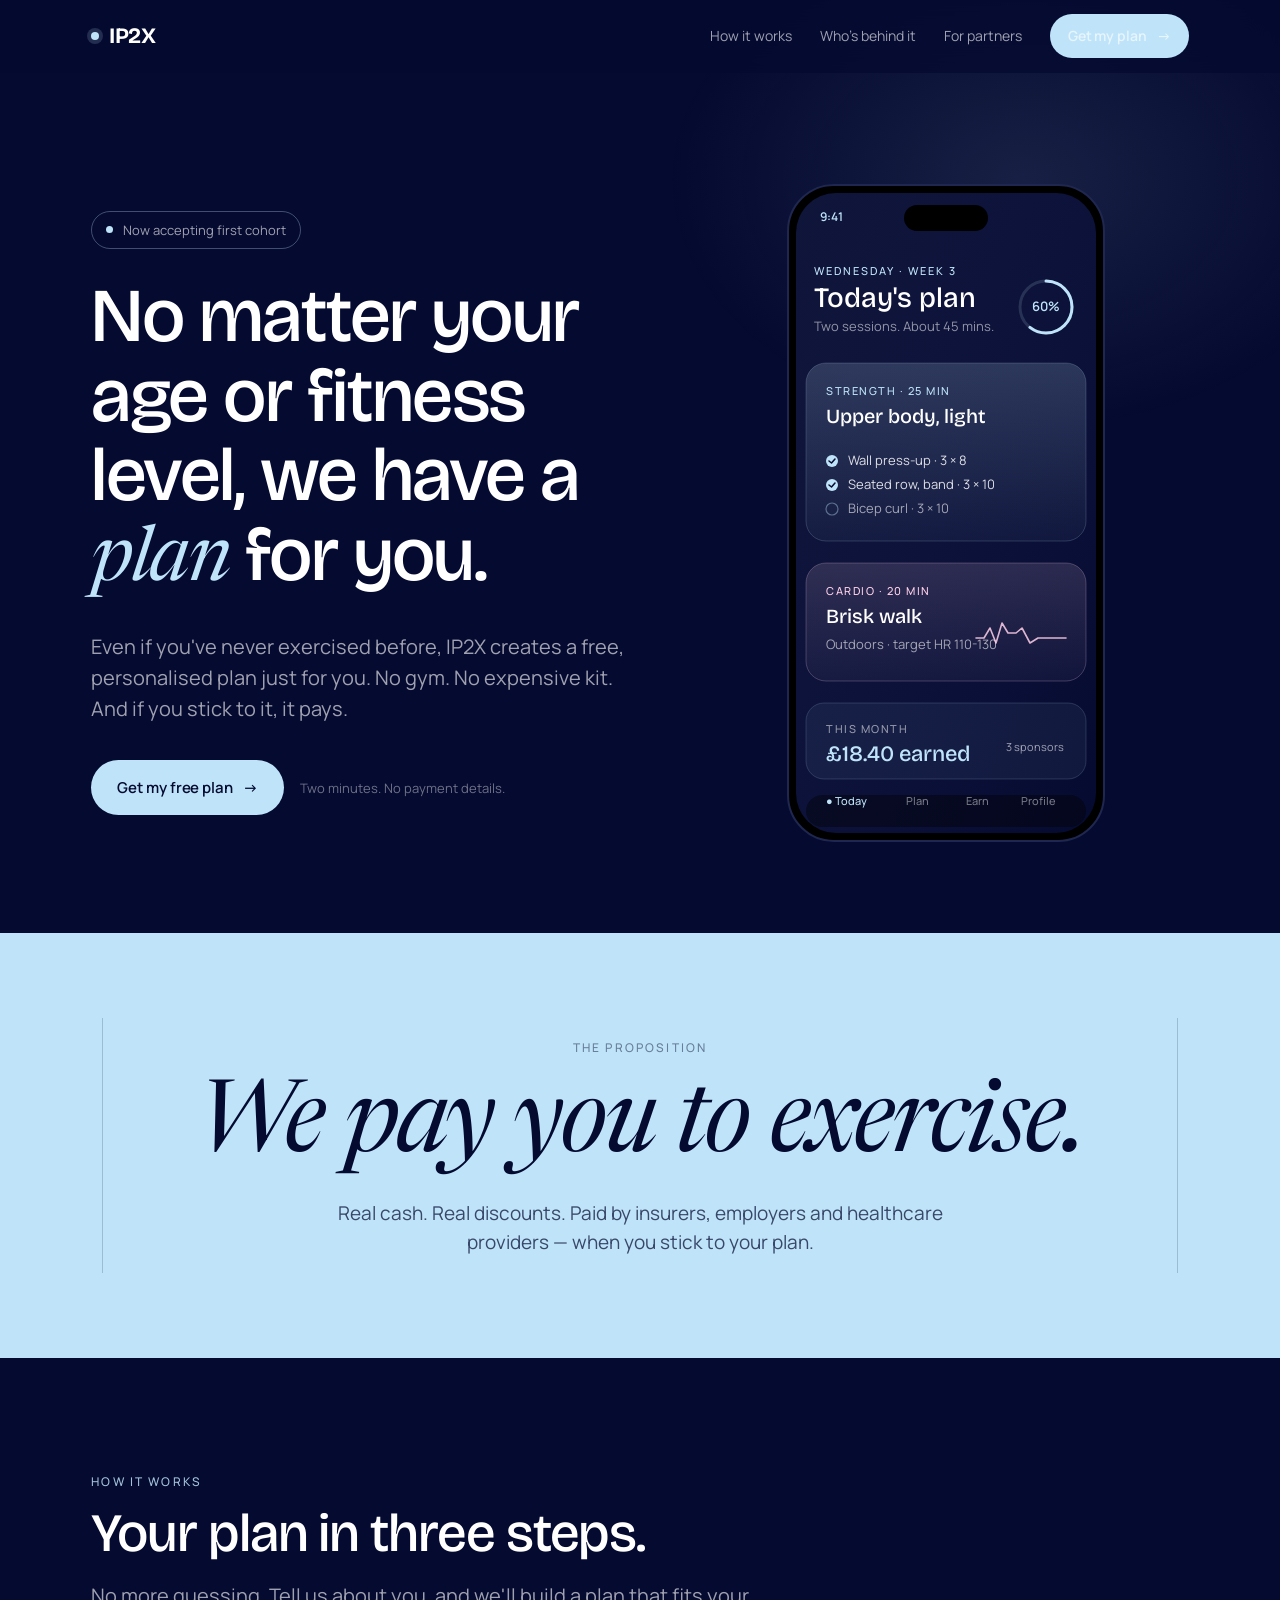
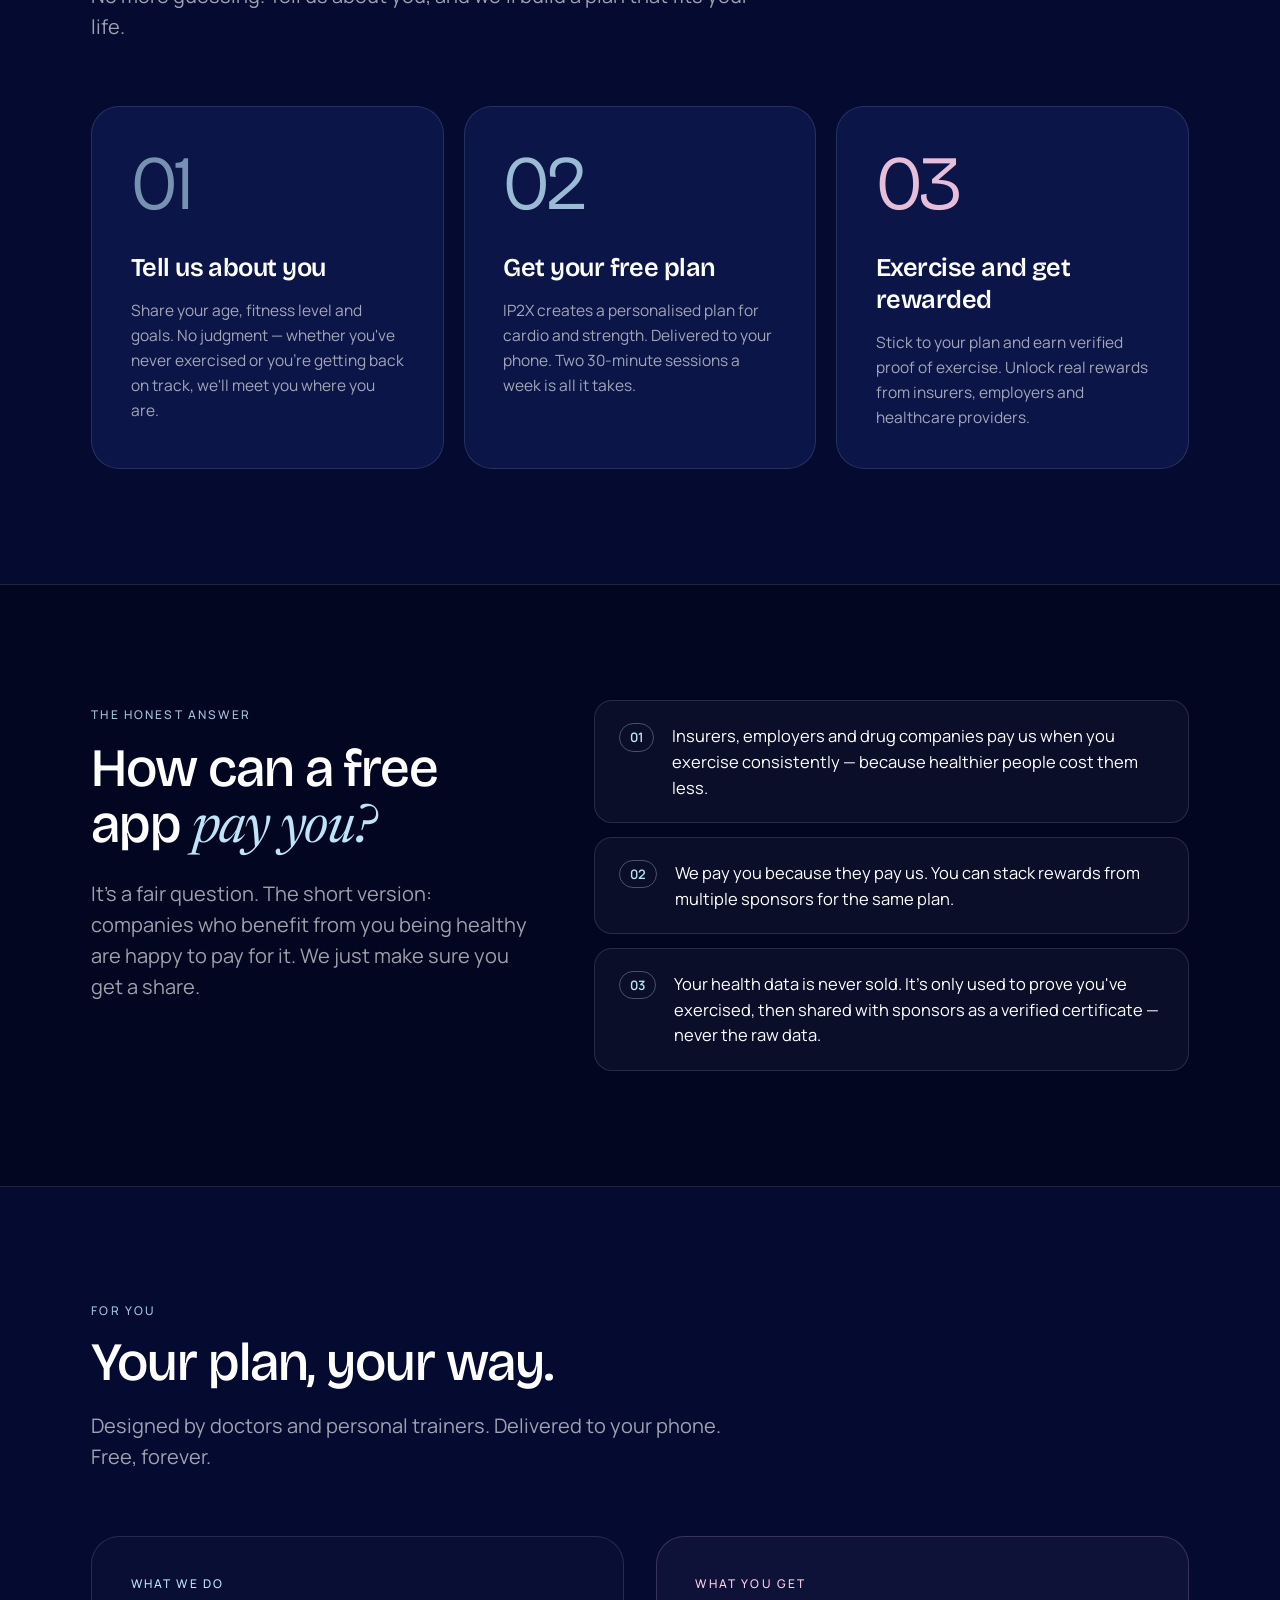
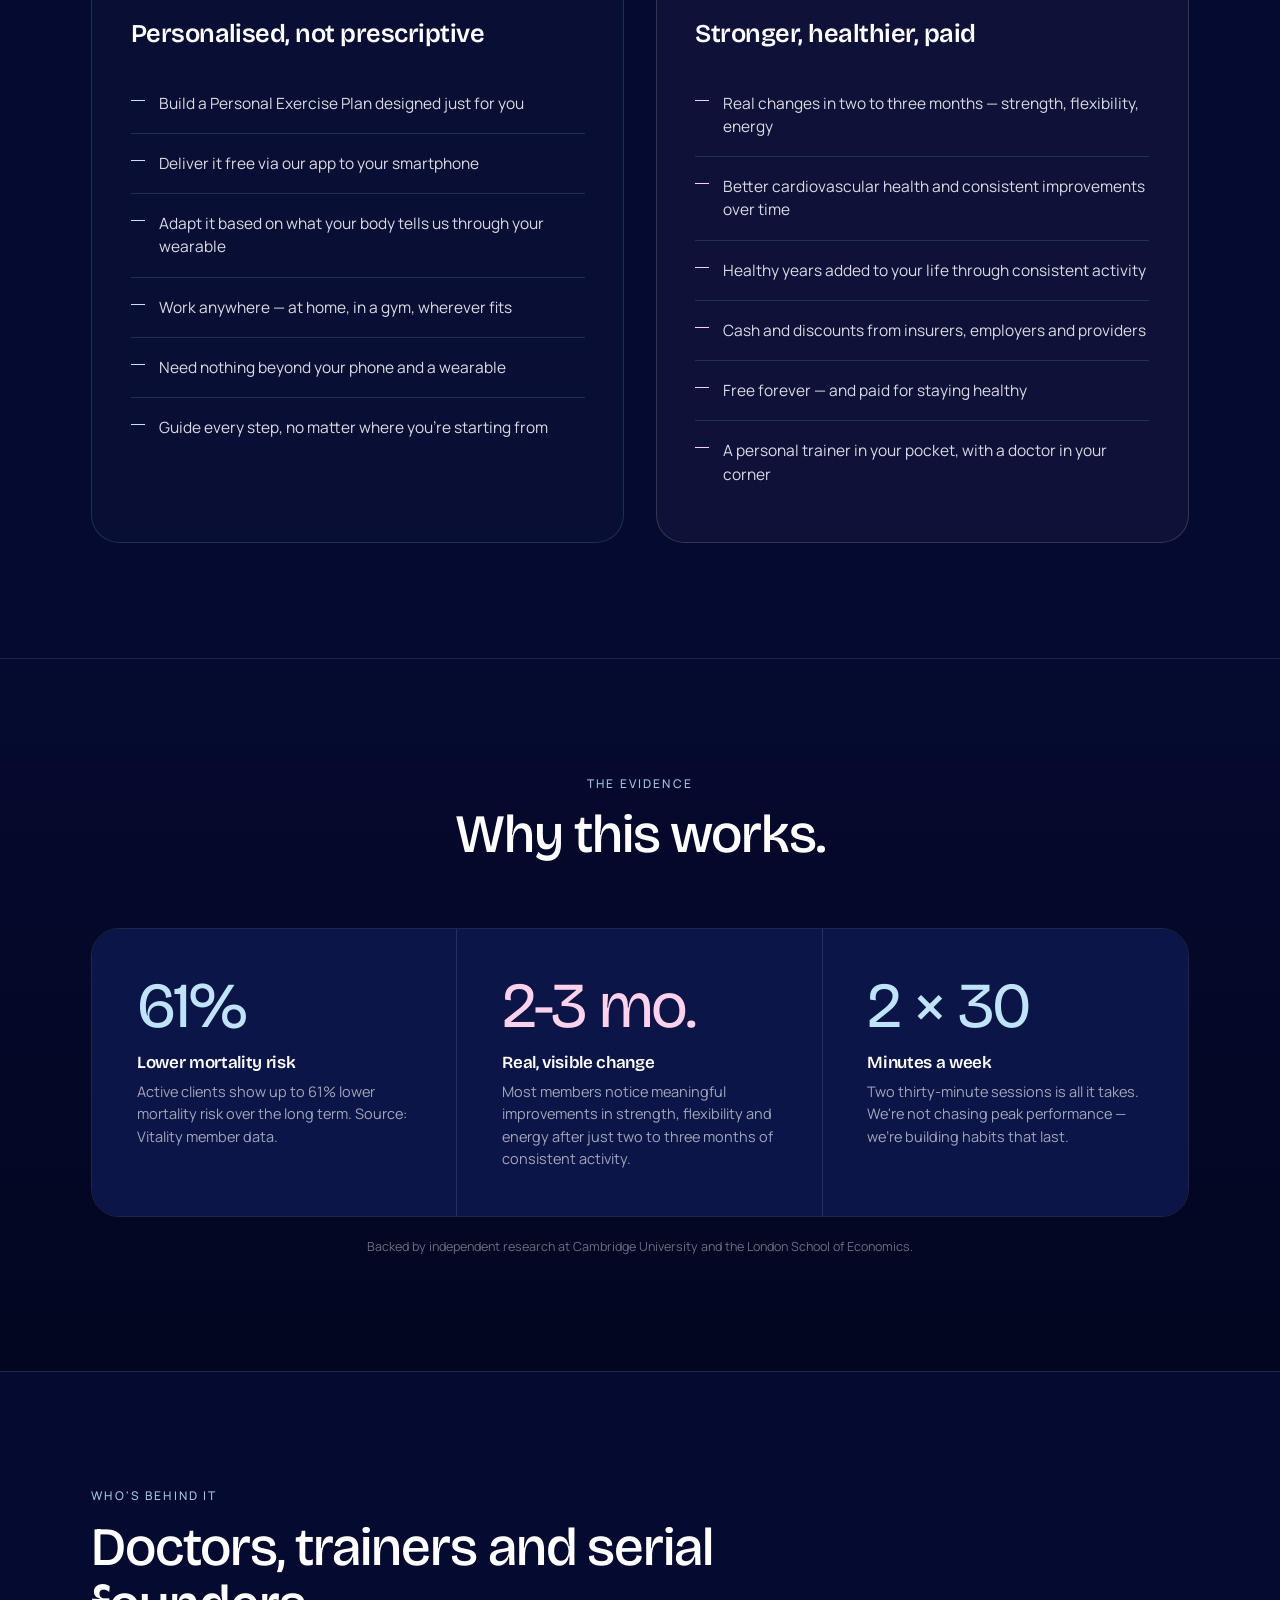
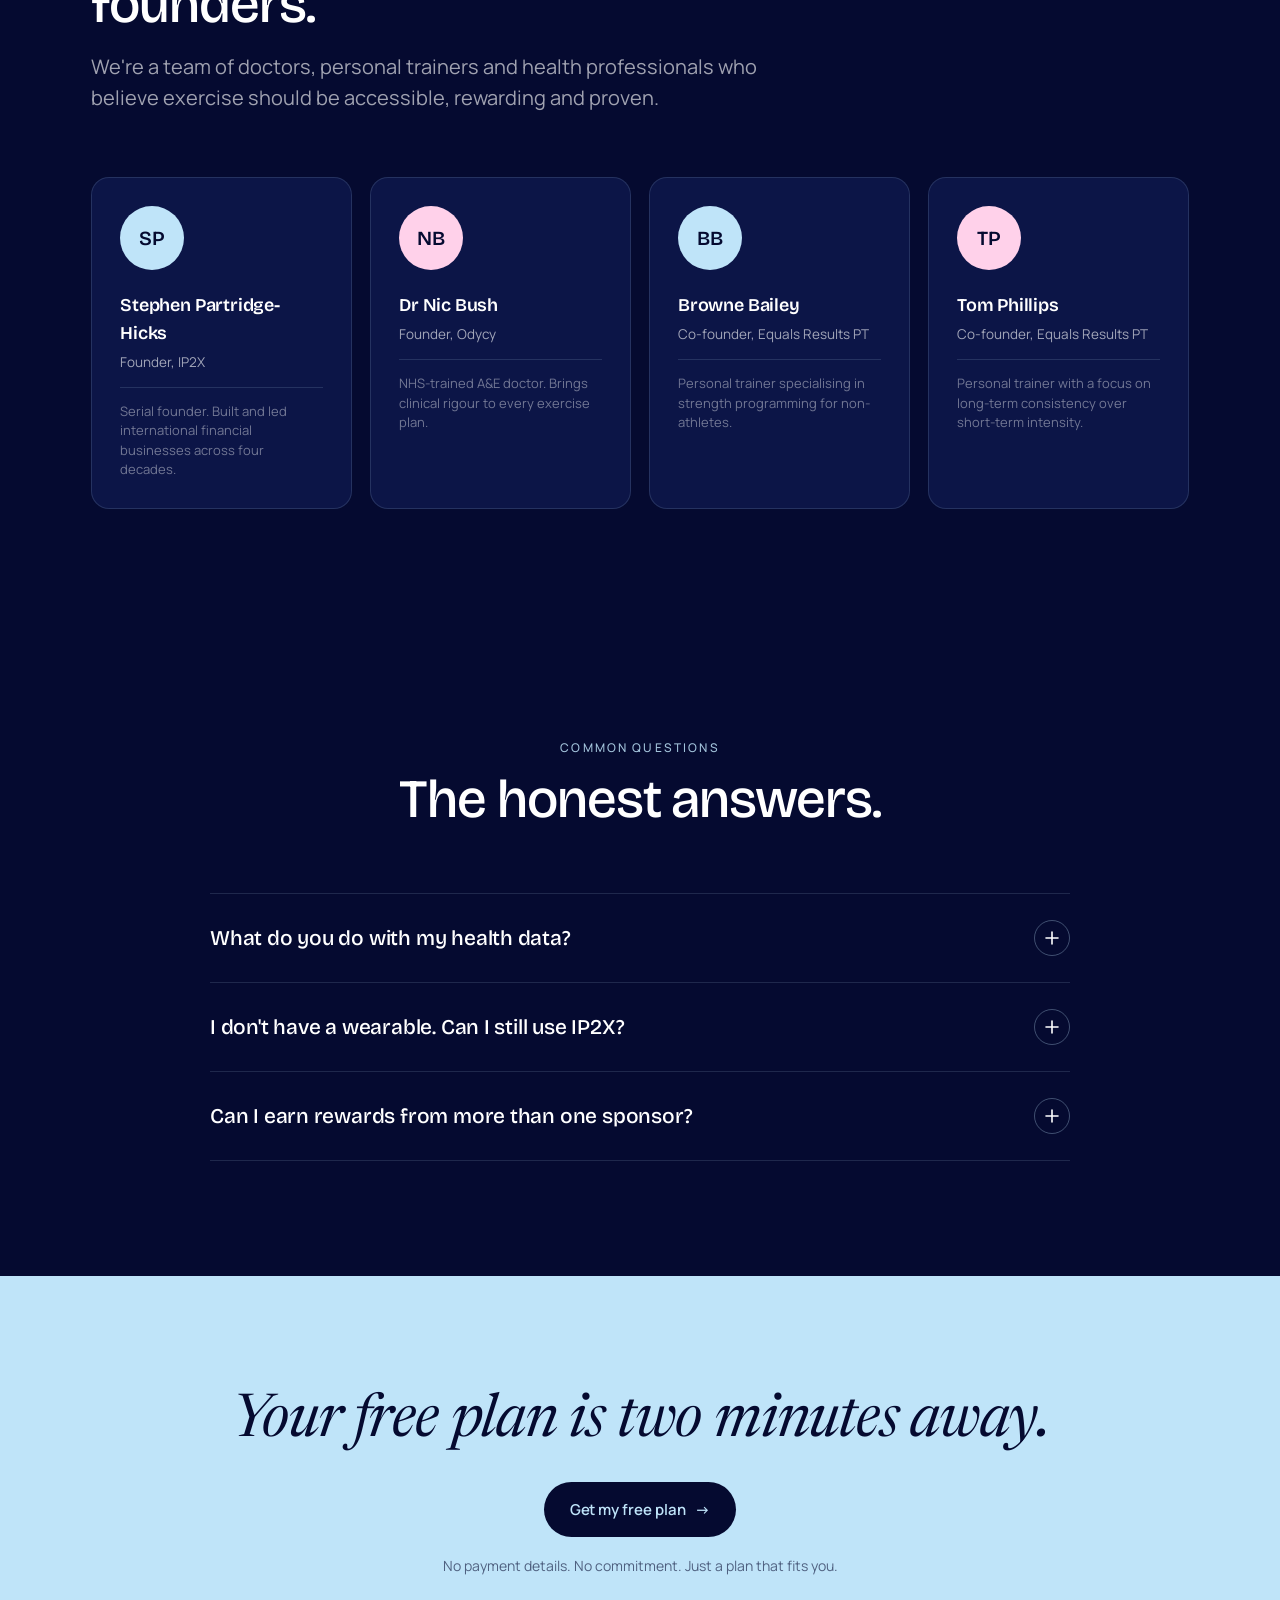
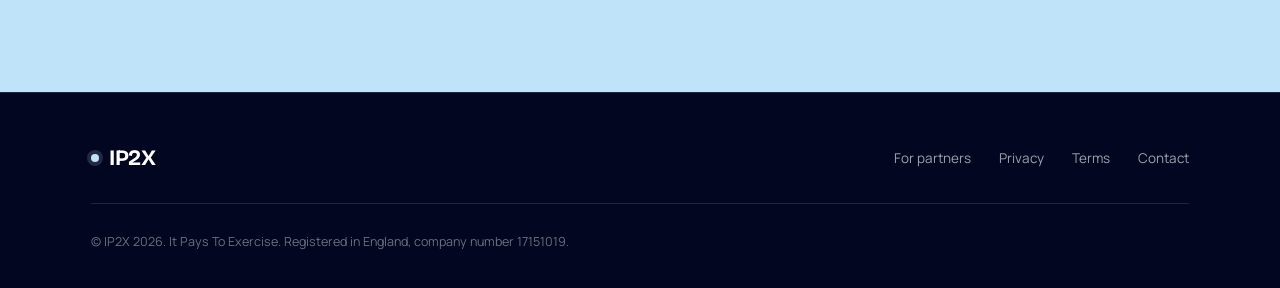
<file: ip2x-site/index.html>
<!DOCTYPE html>
<html lang="en">
<head>
<meta charset="UTF-8">
<meta name="viewport" content="width=device-width, initial-scale=1.0">
<title>IP2X — It Pays To Exercise</title>
<meta name="description" content="A free, personalised exercise plan. No gym. No subscriptions. Stick to it and you get paid by insurers, employers and healthcare providers.">
<meta name="theme-color" content="#050a30">

<link rel="preconnect" href="https://fonts.googleapis.com">
<link rel="preconnect" href="https://fonts.gstatic.com" crossorigin>
<link href="https://fonts.googleapis.com/css2?family=Bricolage+Grotesque:opsz,wght@12..96,300..700&family=Manrope:wght@300;400;500;600;700&family=Newsreader:ital,opsz,wght@1,6..72,300..500&display=swap" rel="stylesheet">
<link rel="stylesheet" href="assets/css/styles.css">
</head>
<body>

<nav class="nav" id="nav">
  <div class="container nav-inner">
    <a href="./" class="brand"><span class="dot"></span><span>IP2X</span></a>
    <div class="nav-links">
      <a href="#how">How it works</a>
      <a href="#team">Who's behind it</a>
      <a href="partners/">For partners</a>
      <a href="#cta" class="btn btn-primary cta">Get my plan <span class="arrow">→</span></a>
    </div>
  </div>
</nav>

<!-- HERO -->
<section class="hero">
  <div class="container hero-grid">
    <div class="stagger">
      <div class="hero-tag">
        <span class="pulse"></span>
        <span>Now accepting first cohort</span>
      </div>
      <h1>No matter your age or fitness level, we have a <span class="accent">plan</span> for you.</h1>
      <p class="lede">Even if you've never exercised before, IP2X creates a free, personalised plan just for you. No gym. No expensive kit. And if you stick to it, it pays.</p>
      <div class="hero-cta-row">
        <a href="#cta" class="btn btn-primary">Get my free plan <span class="arrow">→</span></a>
        <span class="meta">Two minutes. No payment details.</span>
      </div>
    </div>

    <div class="phone-wrap reveal-on-scroll">
      <svg class="phone" viewBox="0 0 320 660" xmlns="http://www.w3.org/2000/svg" role="img" aria-label="IP2X app preview">
        <defs>
          <linearGradient id="phoneSheen" x1="0" y1="0" x2="1" y2="1">
            <stop offset="0%" stop-color="#1a2360" stop-opacity="0.6"/>
            <stop offset="100%" stop-color="#050a30"/>
          </linearGradient>
          <linearGradient id="cardBlue" x1="0" y1="0" x2="0" y2="1">
            <stop offset="0%" stop-color="#bfe4f9" stop-opacity="0.18"/>
            <stop offset="100%" stop-color="#bfe4f9" stop-opacity="0.04"/>
          </linearGradient>
          <linearGradient id="cardPink" x1="0" y1="0" x2="0" y2="1">
            <stop offset="0%" stop-color="#ffd1ea" stop-opacity="0.14"/>
            <stop offset="100%" stop-color="#ffd1ea" stop-opacity="0.04"/>
          </linearGradient>
        </defs>
        <rect x="2" y="2" width="316" height="656" rx="46" fill="#000" stroke="#1f2750" stroke-width="2"/>
        <rect x="10" y="10" width="300" height="640" rx="40" fill="url(#phoneSheen)"/>
        <rect x="118" y="22" width="84" height="26" rx="13" fill="#000"/>
        <text x="34" y="38" fill="#bfe4f9" font-family="Manrope" font-size="12" font-weight="600">9:41</text>

        <text x="28" y="92" fill="#bfe4f9" font-family="Manrope" font-size="11" font-weight="500" letter-spacing="2">WEDNESDAY · WEEK 3</text>
        <text x="28" y="124" fill="#fff" font-family="Bricolage Grotesque" font-size="28" font-weight="500">Today's plan</text>
        <text x="28" y="148" fill="rgba(255,255,255,0.55)" font-family="Manrope" font-size="13">Two sessions. About 45 mins.</text>

        <g transform="translate(232, 96)">
          <circle cx="28" cy="28" r="26" fill="none" stroke="rgba(191,228,249,0.15)" stroke-width="3"/>
          <circle cx="28" cy="28" r="26" fill="none" stroke="#bfe4f9" stroke-width="3" stroke-linecap="round" stroke-dasharray="163.4" stroke-dashoffset="65" transform="rotate(-90 28 28)"/>
          <text x="28" y="32" fill="#bfe4f9" font-family="Manrope" font-size="13" font-weight="600" text-anchor="middle">60%</text>
        </g>

        <g transform="translate(20, 180)">
          <rect width="280" height="178" rx="20" fill="url(#cardBlue)" stroke="rgba(191,228,249,0.18)"/>
          <text x="20" y="32" fill="#bfe4f9" font-family="Manrope" font-size="11" font-weight="500" letter-spacing="1.5">STRENGTH · 25 MIN</text>
          <text x="20" y="60" fill="#fff" font-family="Bricolage Grotesque" font-size="20" font-weight="500">Upper body, light</text>
          <g font-family="Manrope" fill="rgba(255,255,255,0.85)" font-size="13">
            <g transform="translate(20, 92)">
              <circle cx="6" cy="6" r="6" fill="#bfe4f9"/>
              <path d="M3 6 L5.5 8 L9 4" stroke="#050a30" stroke-width="1.5" fill="none" stroke-linecap="round" stroke-linejoin="round"/>
              <text x="22" y="10">Wall press-up · 3 × 8</text>
            </g>
            <g transform="translate(20, 116)">
              <circle cx="6" cy="6" r="6" fill="#bfe4f9"/>
              <path d="M3 6 L5.5 8 L9 4" stroke="#050a30" stroke-width="1.5" fill="none" stroke-linecap="round" stroke-linejoin="round"/>
              <text x="22" y="10">Seated row, band · 3 × 10</text>
            </g>
            <g transform="translate(20, 140)">
              <circle cx="6" cy="6" r="6" fill="none" stroke="rgba(191,228,249,0.4)" stroke-width="1.2"/>
              <text x="22" y="10" fill="rgba(255,255,255,0.6)">Bicep curl · 3 × 10</text>
            </g>
          </g>
        </g>

        <g transform="translate(20, 380)">
          <rect width="280" height="118" rx="20" fill="url(#cardPink)" stroke="rgba(255,209,234,0.22)"/>
          <text x="20" y="32" fill="#ffd1ea" font-family="Manrope" font-size="11" font-weight="500" letter-spacing="1.5">CARDIO · 20 MIN</text>
          <text x="20" y="60" fill="#fff" font-family="Bricolage Grotesque" font-size="20" font-weight="500">Brisk walk</text>
          <text x="20" y="86" fill="rgba(255,255,255,0.6)" font-family="Manrope" font-size="13">Outdoors · target HR 110-130</text>
          <path d="M 170 75 L 178 75 L 184 65 L 190 80 L 196 60 L 202 70 L 210 70 L 216 65 L 224 80 L 232 75 L 260 75" stroke="#ffd1ea" stroke-width="1.6" fill="none" stroke-linecap="round" stroke-linejoin="round" opacity="0.85"/>
        </g>

        <g transform="translate(20, 520)">
          <rect width="280" height="76" rx="18" fill="rgba(191,228,249,0.06)" stroke="rgba(191,228,249,0.16)"/>
          <text x="20" y="30" fill="rgba(255,255,255,0.55)" font-family="Manrope" font-size="11" font-weight="500" letter-spacing="1.5">THIS MONTH</text>
          <text x="20" y="58" fill="#bfe4f9" font-family="Bricolage Grotesque" font-size="22" font-weight="500">£18.40 earned</text>
          <text x="200" y="48" fill="rgba(255,255,255,0.6)" font-family="Manrope" font-size="11">3 sponsors</text>
        </g>

        <rect x="20" y="612" width="280" height="32" rx="16" fill="rgba(0,0,0,0.4)"/>
        <g transform="translate(40, 622)" font-family="Manrope" font-size="11" font-weight="500">
          <text fill="#bfe4f9">● Today</text>
          <text x="80" fill="rgba(255,255,255,0.45)">Plan</text>
          <text x="140" fill="rgba(255,255,255,0.45)">Earn</text>
          <text x="195" fill="rgba(255,255,255,0.45)">Profile</text>
        </g>
      </svg>
    </div>
  </div>
</section>

<!-- REVEAL BAND -->
<section class="reveal">
  <div class="container">
    <div class="reveal-on-scroll">
      <span class="eyebrow">The proposition</span>
      <h2 class="reveal-headline">We pay you to exercise.</h2>
      <p class="reveal-sub">Real cash. Real discounts. Paid by insurers, employers and healthcare providers — when you stick to your plan.</p>
    </div>
  </div>
</section>

<!-- HOW IT WORKS -->
<section class="block" id="how">
  <div class="container">
    <div class="section-head reveal-on-scroll">
      <span class="eyebrow">How it works</span>
      <h2>Your plan in three steps.</h2>
      <p class="lede">No more guessing. Tell us about you, and we'll build a plan that fits your life.</p>
    </div>
    <div class="steps stagger">
      <div class="step">
        <div class="step-num">01</div>
        <h3>Tell us about you</h3>
        <p>Share your age, fitness level and goals. No judgment — whether you've never exercised or you're getting back on track, we'll meet you where you are.</p>
      </div>
      <div class="step">
        <div class="step-num">02</div>
        <h3>Get your free plan</h3>
        <p>IP2X creates a personalised plan for cardio and strength. Delivered to your phone. Two 30-minute sessions a week is all it takes.</p>
      </div>
      <div class="step">
        <div class="step-num">03</div>
        <h3>Exercise and get rewarded</h3>
        <p>Stick to your plan and earn verified proof of exercise. Unlock real rewards from insurers, employers and healthcare providers.</p>
      </div>
    </div>
  </div>
</section>

<!-- HOW IS THIS FREE -->
<section class="block how-free">
  <div class="container">
    <div class="how-free-grid">
      <div class="reveal-on-scroll">
        <span class="eyebrow">The honest answer</span>
        <h2 style="margin-top:14px">How can a free app <span class="accent">pay you?</span></h2>
        <p class="lede" style="margin-top:20px">It's a fair question. The short version: companies who benefit from you being healthy are happy to pay for it. We just make sure you get a share.</p>
      </div>
      <ul class="truth-list reveal-on-scroll">
        <li><span class="num">01</span><div>Insurers, employers and drug companies pay us when you exercise consistently — because healthier people cost them less.</div></li>
        <li><span class="num">02</span><div>We pay you because they pay us. You can stack rewards from multiple sponsors for the same plan.</div></li>
        <li><span class="num">03</span><div>Your health data is never sold. It's only used to prove you've exercised, then shared with sponsors as a verified certificate — never the raw data.</div></li>
      </ul>
    </div>
  </div>
</section>

<!-- WHAT'S IN YOUR PLAN -->
<section class="block">
  <div class="container">
    <div class="section-head reveal-on-scroll">
      <span class="eyebrow">For you</span>
      <h2>Your plan, your way.</h2>
      <p class="lede">Designed by doctors and personal trainers. Delivered to your phone. Free, forever.</p>
    </div>
    <div class="plan-grid">
      <div class="plan-col reveal-on-scroll">
        <span class="col-eyebrow">What we do</span>
        <h3>Personalised, not prescriptive</h3>
        <ul class="plan-list" style="margin-top:24px">
          <li>Build a Personal Exercise Plan designed just for you</li>
          <li>Deliver it free via our app to your smartphone</li>
          <li>Adapt it based on what your body tells us through your wearable</li>
          <li>Work anywhere — at home, in a gym, wherever fits</li>
          <li>Need nothing beyond your phone and a wearable</li>
          <li>Guide every step, no matter where you're starting from</li>
        </ul>
      </div>
      <div class="plan-col benefits reveal-on-scroll">
        <span class="col-eyebrow">What you get</span>
        <h3>Stronger, healthier, paid</h3>
        <ul class="plan-list" style="margin-top:24px">
          <li>Real changes in two to three months — strength, flexibility, energy</li>
          <li>Better cardiovascular health and consistent improvements over time</li>
          <li>Healthy years added to your life through consistent activity</li>
          <li>Cash and discounts from insurers, employers and providers</li>
          <li>Free forever — and paid for staying healthy</li>
          <li>A personal trainer in your pocket, with a doctor in your corner</li>
        </ul>
      </div>
    </div>
  </div>
</section>

<!-- PROOF -->
<section class="block proof">
  <div class="container">
    <div class="section-head reveal-on-scroll" style="text-align:center; margin-left:auto; margin-right:auto">
      <span class="eyebrow">The evidence</span>
      <h2>Why this works.</h2>
    </div>
    <div class="proof-grid reveal-on-scroll">
      <div class="proof-cell">
        <div class="proof-stat">61%</div>
        <h3>Lower mortality risk</h3>
        <p>Active clients show up to 61% lower mortality risk over the long term. Source: Vitality member data.</p>
      </div>
      <div class="proof-cell pink">
        <div class="proof-stat">2-3 mo.</div>
        <h3>Real, visible change</h3>
        <p>Most members notice meaningful improvements in strength, flexibility and energy after just two to three months of consistent activity.</p>
      </div>
      <div class="proof-cell">
        <div class="proof-stat">2 × 30</div>
        <h3>Minutes a week</h3>
        <p>Two thirty-minute sessions is all it takes. We're not chasing peak performance — we're building habits that last.</p>
      </div>
    </div>
    <p class="proof-foot">Backed by independent research at Cambridge University and the London School of Economics.</p>
  </div>
</section>

<!-- TEAM -->
<section class="block" id="team">
  <div class="container">
    <div class="section-head reveal-on-scroll">
      <span class="eyebrow">Who's behind it</span>
      <h2>Doctors, trainers and serial founders.</h2>
      <p class="lede">We're a team of doctors, personal trainers and health professionals who believe exercise should be accessible, rewarding and proven.</p>
    </div>
    <div class="team-grid stagger">
      <div class="team-card">
        <div class="avatar">SP</div>
        <div class="name">Stephen Partridge-Hicks</div>
        <div class="role">Founder, IP2X</div>
        <div class="cred">Serial founder. Built and led international financial businesses across four decades.</div>
      </div>
      <div class="team-card">
        <div class="avatar">NB</div>
        <div class="name">Dr Nic Bush</div>
        <div class="role">Founder, Odycy</div>
        <div class="cred">NHS-trained A&amp;E doctor. Brings clinical rigour to every exercise plan.</div>
      </div>
      <div class="team-card">
        <div class="avatar">BB</div>
        <div class="name">Browne Bailey</div>
        <div class="role">Co-founder, Equals Results PT</div>
        <div class="cred">Personal trainer specialising in strength programming for non-athletes.</div>
      </div>
      <div class="team-card">
        <div class="avatar">TP</div>
        <div class="name">Tom Phillips</div>
        <div class="role">Co-founder, Equals Results PT</div>
        <div class="cred">Personal trainer with a focus on long-term consistency over short-term intensity.</div>
      </div>
    </div>
  </div>
</section>

<!-- FAQ -->
<section class="block">
  <div class="container">
    <div class="section-head reveal-on-scroll" style="text-align:center; margin-left:auto; margin-right:auto">
      <span class="eyebrow">Common questions</span>
      <h2>The honest answers.</h2>
    </div>
    <div class="faq-list reveal-on-scroll">
      <div class="faq-item">
        <button class="faq-q" aria-expanded="false">
          <span>What do you do with my health data?</span>
          <span class="toggle"><svg width="14" height="14" viewBox="0 0 14 14" fill="none"><path d="M7 1V13M1 7H13" stroke="currentColor" stroke-width="1.6" stroke-linecap="round"/></svg></span>
        </button>
        <div class="faq-a"><p>We use your data only to refine your Personal Exercise Plan and to prove you've exercised. We never sell it. We'll only share it with your GP or surgeon if you tell us to. Your data belongs to you.</p></div>
      </div>
      <div class="faq-item">
        <button class="faq-q" aria-expanded="false">
          <span>I don't have a wearable. Can I still use IP2X?</span>
          <span class="toggle"><svg width="14" height="14" viewBox="0 0 14 14" fill="none"><path d="M7 1V13M1 7H13" stroke="currentColor" stroke-width="1.6" stroke-linecap="round"/></svg></span>
        </button>
        <div class="faq-a"><p>You can get a suitable wearable for under £40. Sign up with one of our partners — including the NHS — and you may be able to get one at a discount. We'll guide you through what to look for.</p></div>
      </div>
      <div class="faq-item">
        <button class="faq-q" aria-expanded="false">
          <span>Can I earn rewards from more than one sponsor?</span>
          <span class="toggle"><svg width="14" height="14" viewBox="0 0 14 14" fill="none"><path d="M7 1V13M1 7H13" stroke="currentColor" stroke-width="1.6" stroke-linecap="round"/></svg></span>
        </button>
        <div class="faq-a"><p>Yes. We help you share your verified exercise certificates with whichever sponsors you choose, so you can stack rewards from multiple companies for the same plan.</p></div>
      </div>
    </div>
  </div>
</section>

<!-- FINAL CTA -->
<section class="final-cta" id="cta">
  <div class="container">
    <div class="reveal-on-scroll">
      <h2>Your free plan is two minutes away.</h2>
      <a href="#" class="btn btn-primary">Get my free plan <span class="arrow">→</span></a>
      <p class="meta">No payment details. No commitment. Just a plan that fits you.</p>
    </div>
  </div>
</section>

<!-- FOOTER -->
<footer>
  <div class="container">
    <div class="foot-grid">
      <a href="./" class="brand"><span class="dot"></span><span>IP2X</span></a>
      <div class="foot-links">
        <a href="partners/">For partners</a>
        <a href="#">Privacy</a>
        <a href="#">Terms</a>
        <a href="#">Contact</a>
      </div>
    </div>
    <div class="foot-meta">© IP2X 2026. It Pays To Exercise. Registered in England, company number 17151019.</div>
  </div>
</footer>

<script src="assets/js/main.js" defer></script>
</body>
</html>
</file>
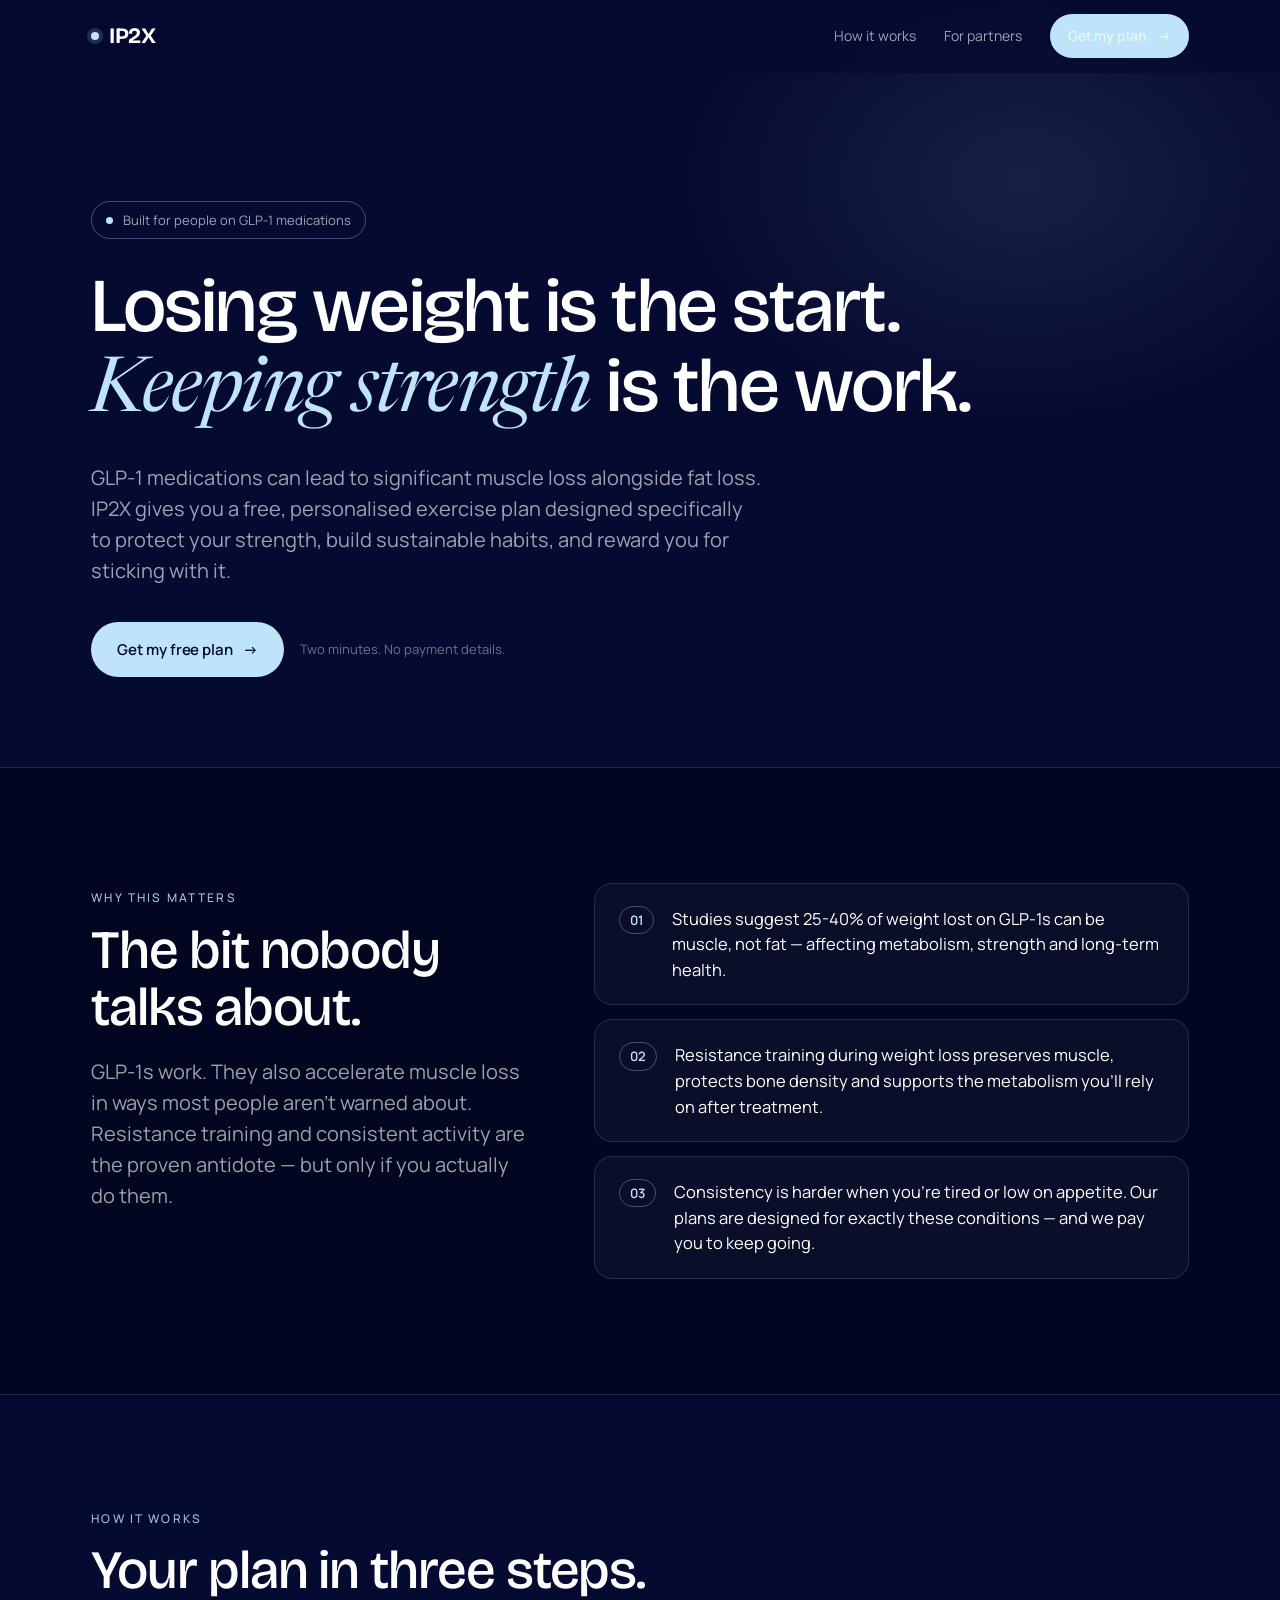
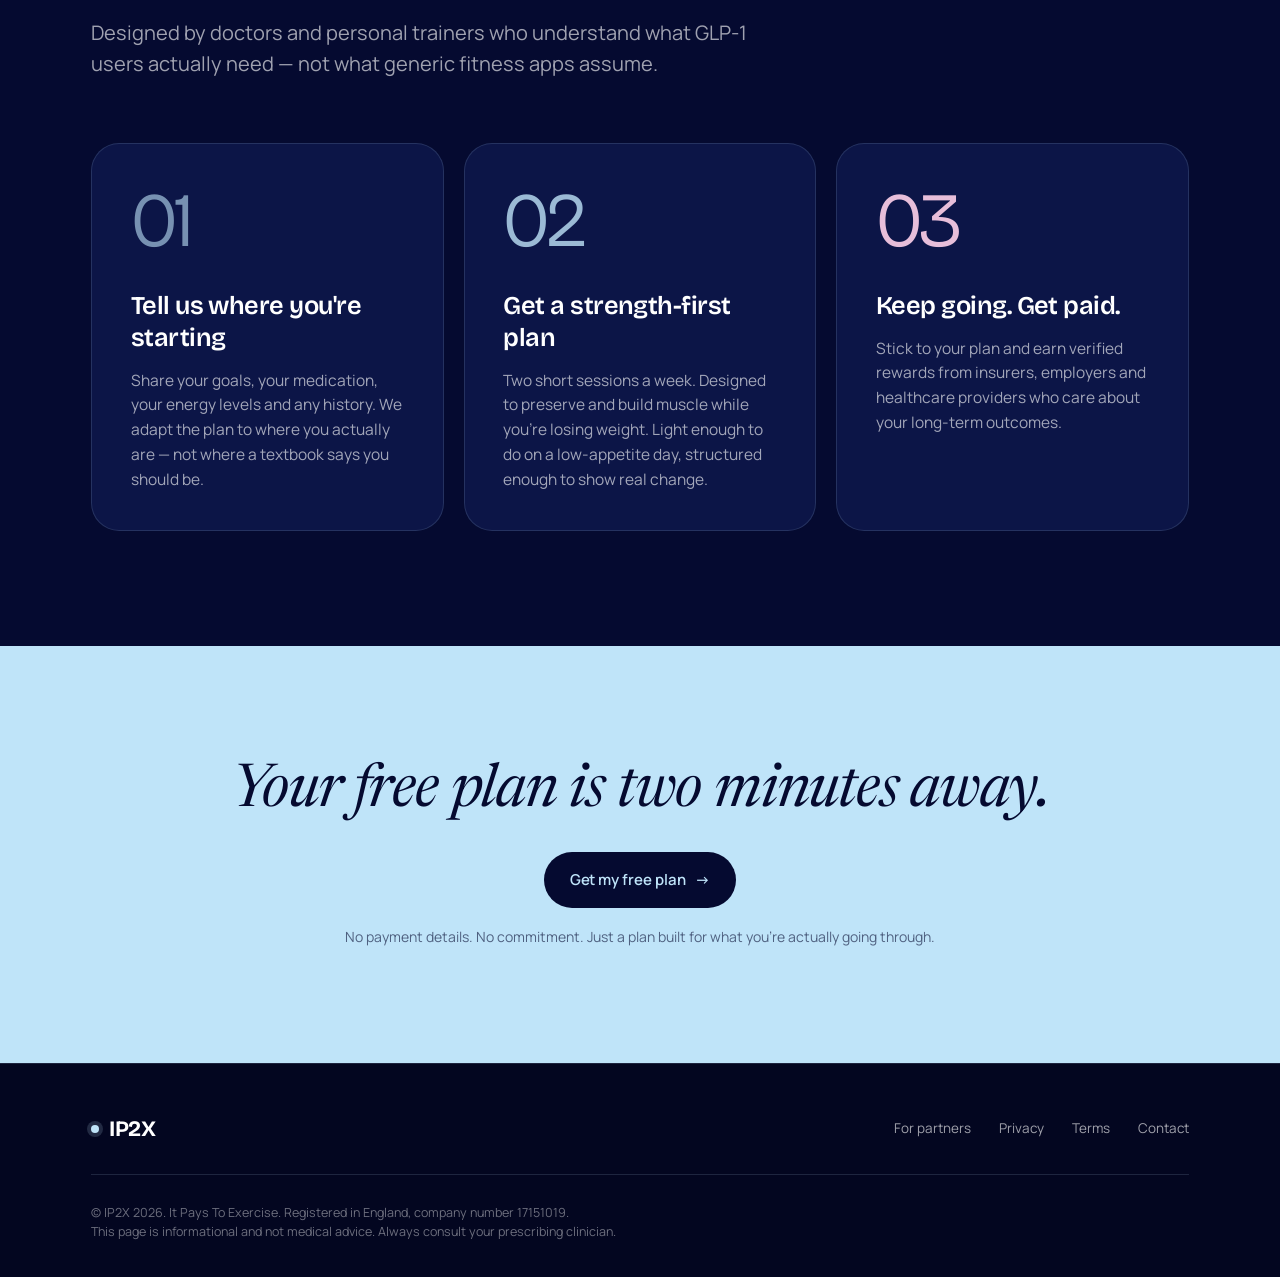
<file: ip2x-site/glp1/index.html>
<!DOCTYPE html>
<html lang="en">
<head>
<meta charset="UTF-8">
<meta name="viewport" content="width=device-width, initial-scale=1.0">
<title>On a GLP-1? Keep your strength. Get rewarded. — IP2X</title>
<meta name="description" content="Designed for people on GLP-1 medications. Protect your muscle, build long-term habits, and get paid for staying consistent.">
<meta name="theme-color" content="#050a30">

<link rel="preconnect" href="https://fonts.googleapis.com">
<link rel="preconnect" href="https://fonts.gstatic.com" crossorigin>
<link href="https://fonts.googleapis.com/css2?family=Bricolage+Grotesque:opsz,wght@12..96,300..700&family=Manrope:wght@300;400;500;600;700&family=Newsreader:ital,opsz,wght@1,6..72,300..500&display=swap" rel="stylesheet">
<link rel="stylesheet" href="../assets/css/styles.css">
</head>
<body>

<nav class="nav" id="nav">
  <div class="container nav-inner">
    <a href="../" class="brand"><span class="dot"></span><span>IP2X</span></a>
    <div class="nav-links">
      <a href="#how">How it works</a>
      <a href="../partners/">For partners</a>
      <a href="#cta" class="btn btn-primary cta">Get my plan <span class="arrow">→</span></a>
    </div>
  </div>
</nav>

<!-- HERO — GLP-1 specific -->
<section class="inner-hero">
  <div class="container">
    <div class="stagger" style="max-width: 880px">
      <div class="hero-tag">
        <span class="pulse"></span>
        <span>Built for people on GLP-1 medications</span>
      </div>
      <h1>Losing weight is the start. <span class="accent">Keeping strength</span> is the work.</h1>
      <p class="lede">GLP-1 medications can lead to significant muscle loss alongside fat loss. IP2X gives you a free, personalised exercise plan designed specifically to protect your strength, build sustainable habits, and reward you for sticking with it.</p>
      <div class="hero-cta-row">
        <a href="#cta" class="btn btn-primary">Get my free plan <span class="arrow">→</span></a>
        <span class="meta">Two minutes. No payment details.</span>
      </div>
    </div>
  </div>
</section>

<!-- THE GLP-1 PROBLEM -->
<section class="block how-free">
  <div class="container">
    <div class="how-free-grid">
      <div class="reveal-on-scroll">
        <span class="eyebrow">Why this matters</span>
        <h2 style="margin-top:14px">The bit nobody talks about.</h2>
        <p class="lede" style="margin-top:20px">GLP-1s work. They also accelerate muscle loss in ways most people aren't warned about. Resistance training and consistent activity are the proven antidote — but only if you actually do them.</p>
      </div>
      <ul class="truth-list reveal-on-scroll">
        <li><span class="num">01</span><div>Studies suggest 25-40% of weight lost on GLP-1s can be muscle, not fat — affecting metabolism, strength and long-term health.</div></li>
        <li><span class="num">02</span><div>Resistance training during weight loss preserves muscle, protects bone density and supports the metabolism you'll rely on after treatment.</div></li>
        <li><span class="num">03</span><div>Consistency is harder when you're tired or low on appetite. Our plans are designed for exactly these conditions — and we pay you to keep going.</div></li>
      </ul>
    </div>
  </div>
</section>

<!-- HOW IT WORKS -->
<section class="block" id="how">
  <div class="container">
    <div class="section-head reveal-on-scroll">
      <span class="eyebrow">How it works</span>
      <h2>Your plan in three steps.</h2>
      <p class="lede">Designed by doctors and personal trainers who understand what GLP-1 users actually need — not what generic fitness apps assume.</p>
    </div>
    <div class="steps stagger">
      <div class="step">
        <div class="step-num">01</div>
        <h3>Tell us where you're starting</h3>
        <p>Share your goals, your medication, your energy levels and any history. We adapt the plan to where you actually are — not where a textbook says you should be.</p>
      </div>
      <div class="step">
        <div class="step-num">02</div>
        <h3>Get a strength-first plan</h3>
        <p>Two short sessions a week. Designed to preserve and build muscle while you're losing weight. Light enough to do on a low-appetite day, structured enough to show real change.</p>
      </div>
      <div class="step">
        <div class="step-num">03</div>
        <h3>Keep going. Get paid.</h3>
        <p>Stick to your plan and earn verified rewards from insurers, employers and healthcare providers who care about your long-term outcomes.</p>
      </div>
    </div>
  </div>
</section>

<!-- FINAL CTA -->
<section class="final-cta" id="cta">
  <div class="container">
    <div class="reveal-on-scroll">
      <h2>Your free plan is two minutes away.</h2>
      <a href="#" class="btn btn-primary">Get my free plan <span class="arrow">→</span></a>
      <p class="meta">No payment details. No commitment. Just a plan built for what you're actually going through.</p>
    </div>
  </div>
</section>

<!-- FOOTER -->
<footer>
  <div class="container">
    <div class="foot-grid">
      <a href="../" class="brand"><span class="dot"></span><span>IP2X</span></a>
      <div class="foot-links">
        <a href="../partners/">For partners</a>
        <a href="#">Privacy</a>
        <a href="#">Terms</a>
        <a href="#">Contact</a>
      </div>
    </div>
    <div class="foot-meta">© IP2X 2026. It Pays To Exercise. Registered in England, company number 17151019.<br>This page is informational and not medical advice. Always consult your prescribing clinician.</div>
  </div>
</footer>

<script src="../assets/js/main.js" defer></script>
</body>
</html>
</file>
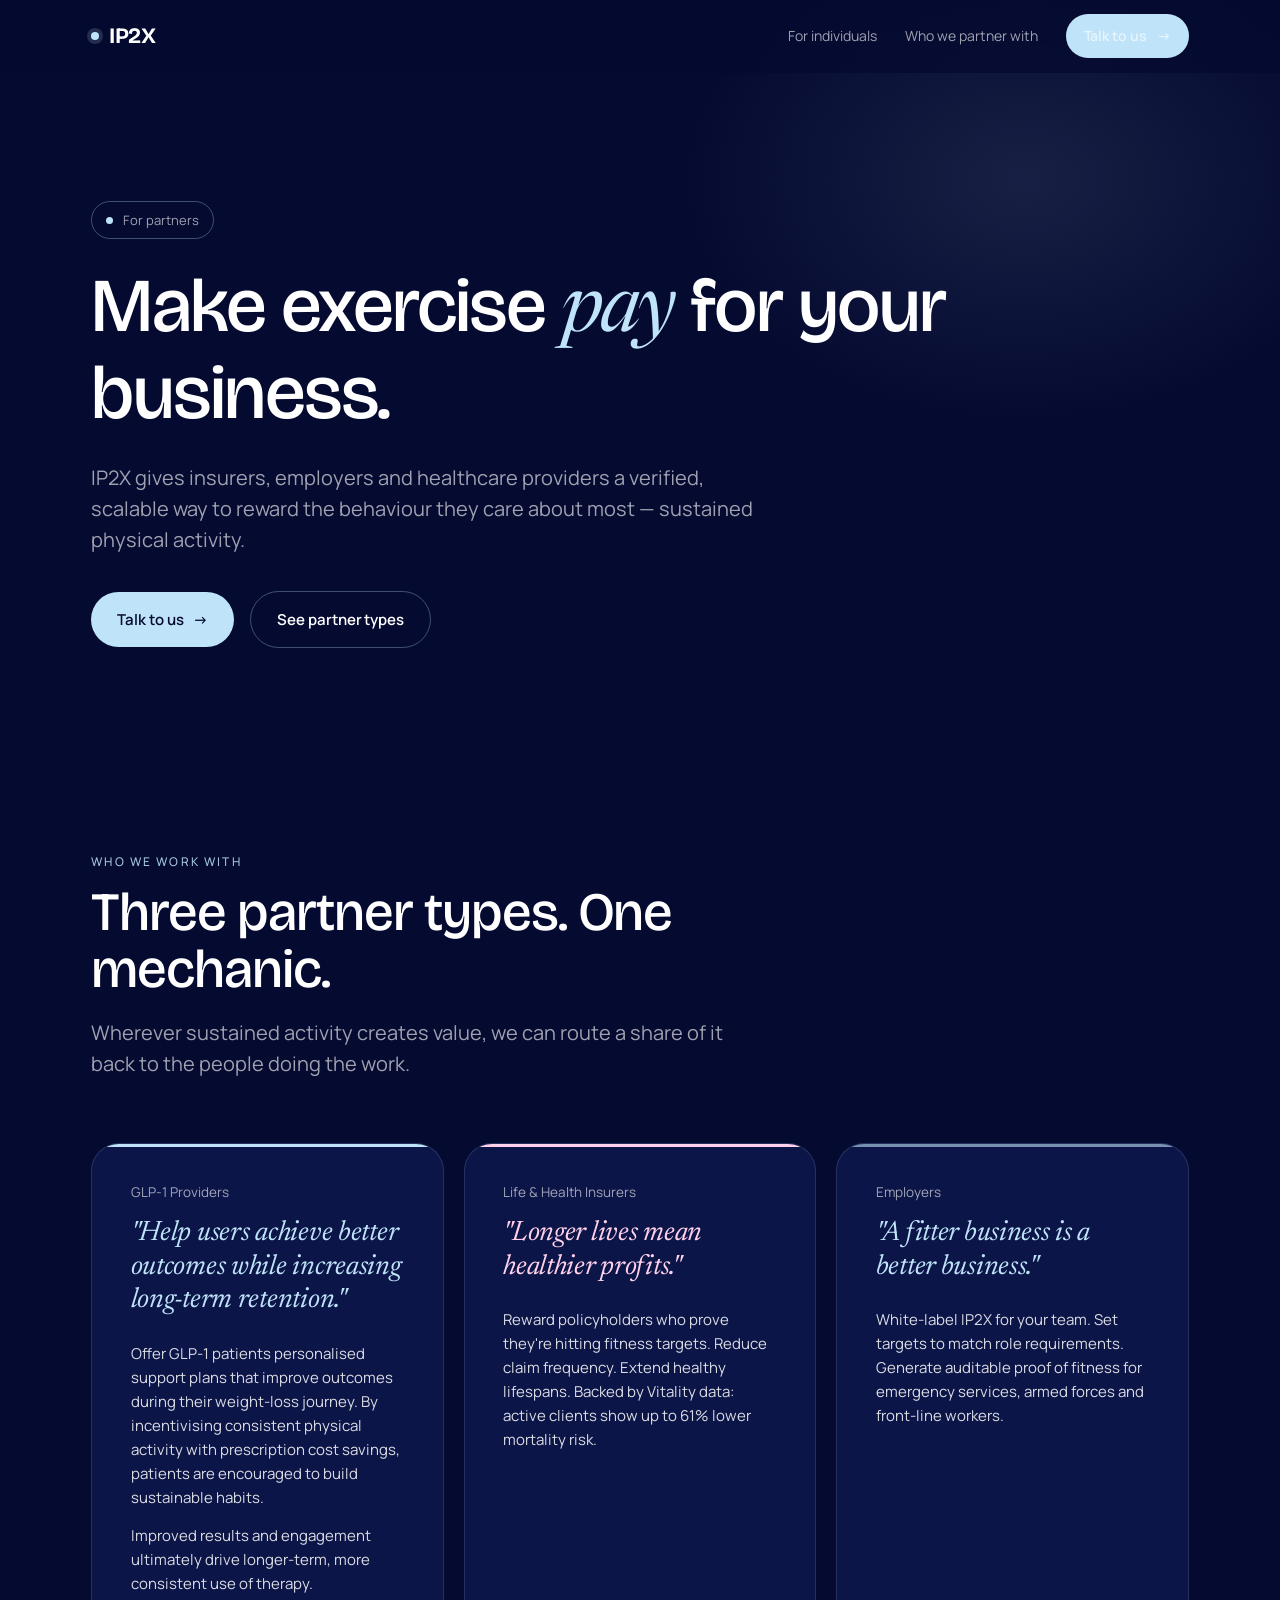
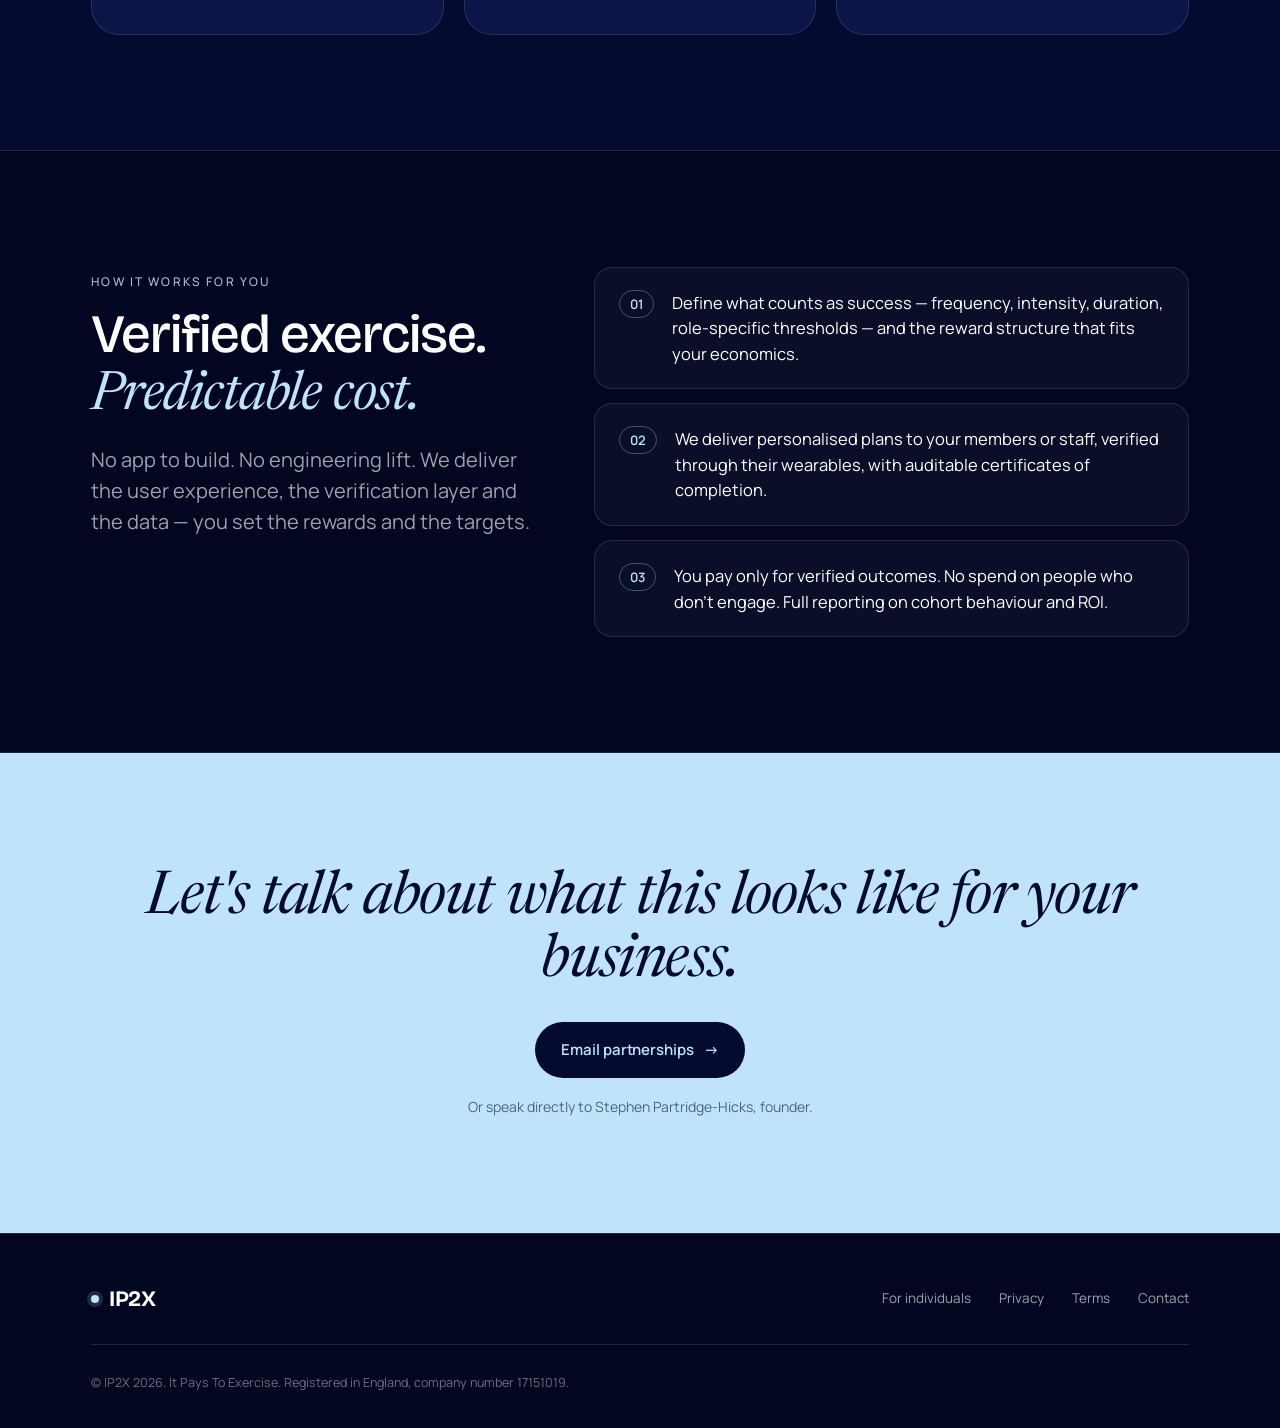
<file: ip2x-site/partners/index.html>
<!DOCTYPE html>
<html lang="en">
<head>
<meta charset="UTF-8">
<meta name="viewport" content="width=device-width, initial-scale=1.0">
<title>For Partners — IP2X</title>
<meta name="description" content="IP2X partners with insurers, employers and healthcare providers to reward exercise. Verified, scalable, white-labelled.">
<meta name="theme-color" content="#050a30">

<link rel="preconnect" href="https://fonts.googleapis.com">
<link rel="preconnect" href="https://fonts.gstatic.com" crossorigin>
<link href="https://fonts.googleapis.com/css2?family=Bricolage+Grotesque:opsz,wght@12..96,300..700&family=Manrope:wght@300;400;500;600;700&family=Newsreader:ital,opsz,wght@1,6..72,300..500&display=swap" rel="stylesheet">
<link rel="stylesheet" href="../assets/css/styles.css">
</head>
<body>

<nav class="nav" id="nav">
  <div class="container nav-inner">
    <a href="../" class="brand"><span class="dot"></span><span>IP2X</span></a>
    <div class="nav-links">
      <a href="../">For individuals</a>
      <a href="#audiences">Who we partner with</a>
      <a href="#contact" class="btn btn-primary cta">Talk to us <span class="arrow">→</span></a>
    </div>
  </div>
</nav>

<!-- HERO -->
<section class="inner-hero">
  <div class="container">
    <div class="stagger" style="max-width: 880px">
      <div class="hero-tag">
        <span class="pulse"></span>
        <span>For partners</span>
      </div>
      <h1>Make exercise <span class="accent">pay</span> for your business.</h1>
      <p class="lede">IP2X gives insurers, employers and healthcare providers a verified, scalable way to reward the behaviour they care about most — sustained physical activity.</p>
      <div class="hero-cta-row">
        <a href="#contact" class="btn btn-primary">Talk to us <span class="arrow">→</span></a>
        <a href="#audiences" class="btn btn-ghost">See partner types</a>
      </div>
    </div>
  </div>
</section>

<!-- AUDIENCES -->
<section class="block" id="audiences">
  <div class="container">
    <div class="section-head reveal-on-scroll">
      <span class="eyebrow">Who we work with</span>
      <h2>Three partner types. One mechanic.</h2>
      <p class="lede">Wherever sustained activity creates value, we can route a share of it back to the people doing the work.</p>
    </div>

    <div class="audience-grid stagger">

      <div class="audience-card">
        <div class="who">GLP-1 Providers</div>
        <p class="pitch">"Help users achieve better outcomes while increasing long-term retention."</p>
        <div class="body">
          <p>Offer GLP-1 patients personalised support plans that improve outcomes during their weight-loss journey. By incentivising consistent physical activity with prescription cost savings, patients are encouraged to build sustainable habits.</p>
          <p>Improved results and engagement ultimately drive longer-term, more consistent use of therapy.</p>
        </div>
      </div>

      <div class="audience-card">
        <div class="who">Life &amp; Health Insurers</div>
        <p class="pitch">"Longer lives mean healthier profits."</p>
        <div class="body">
          <p>Reward policyholders who prove they're hitting fitness targets. Reduce claim frequency. Extend healthy lifespans. Backed by Vitality data: active clients show up to 61% lower mortality risk.</p>
        </div>
      </div>

      <div class="audience-card">
        <div class="who">Employers</div>
        <p class="pitch">"A fitter business is a better business."</p>
        <div class="body">
          <p>White-label IP2X for your team. Set targets to match role requirements. Generate auditable proof of fitness for emergency services, armed forces and front-line workers.</p>
        </div>
      </div>

    </div>
  </div>
</section>

<!-- HOW IT WORKS FOR PARTNERS -->
<section class="block how-free">
  <div class="container">
    <div class="how-free-grid">
      <div class="reveal-on-scroll">
        <span class="eyebrow">How it works for you</span>
        <h2 style="margin-top:14px">Verified exercise. <span class="accent">Predictable cost.</span></h2>
        <p class="lede" style="margin-top:20px">No app to build. No engineering lift. We deliver the user experience, the verification layer and the data — you set the rewards and the targets.</p>
      </div>
      <ul class="truth-list reveal-on-scroll">
        <li><span class="num">01</span><div>Define what counts as success — frequency, intensity, duration, role-specific thresholds — and the reward structure that fits your economics.</div></li>
        <li><span class="num">02</span><div>We deliver personalised plans to your members or staff, verified through their wearables, with auditable certificates of completion.</div></li>
        <li><span class="num">03</span><div>You pay only for verified outcomes. No spend on people who don't engage. Full reporting on cohort behaviour and ROI.</div></li>
      </ul>
    </div>
  </div>
</section>

<!-- CONTACT -->
<section class="final-cta" id="contact">
  <div class="container">
    <div class="reveal-on-scroll">
      <h2>Let's talk about what this looks like for your business.</h2>
      <a href="mailto:partners@ip2x.com" class="btn btn-primary">Email partnerships <span class="arrow">→</span></a>
      <p class="meta">Or speak directly to Stephen Partridge-Hicks, founder.</p>
    </div>
  </div>
</section>

<!-- FOOTER -->
<footer>
  <div class="container">
    <div class="foot-grid">
      <a href="../" class="brand"><span class="dot"></span><span>IP2X</span></a>
      <div class="foot-links">
        <a href="../">For individuals</a>
        <a href="#">Privacy</a>
        <a href="#">Terms</a>
        <a href="mailto:partners@ip2x.com">Contact</a>
      </div>
    </div>
    <div class="foot-meta">© IP2X 2026. It Pays To Exercise. Registered in England, company number 17151019.</div>
  </div>
</footer>

<script src="../assets/js/main.js" defer></script>
</body>
</html>
</file>
<file: ip2x-site/assets/css/styles.css>
/* ============================================================
   IP2X — Stylesheet
   Brand tokens lifted directly from Kat's brand kit.
   ============================================================ */

:root {
  --navy:        #050a30;
  --navy-deep:   #030620;
  --navy-card:   #0c1547;
  --light-blue:  #bfe4f9;
  --light-pink:  #ffd1ea;
  --white:       #ffffff;
  --text-mute:   rgba(255, 255, 255, 0.62);
  --text-quiet:  rgba(255, 255, 255, 0.42);
  --line:        rgba(191, 228, 249, 0.14);
  --line-strong: rgba(191, 228, 249, 0.32);
  --font-display: 'Bricolage Grotesque', system-ui, sans-serif;
  --font-body:    'Manrope', system-ui, sans-serif;
  --font-italic:  'Newsreader', Georgia, serif;
  --max:         1200px;
  --pad-x:       clamp(20px, 4vw, 56px);
  --section-y:   clamp(64px, 9vw, 128px);
  --r-md: 18px;
  --r-lg: 28px;
}

/* Reset and base */
* { box-sizing: border-box; margin: 0; padding: 0; }
html { scroll-behavior: smooth; }
body {
  background: var(--navy);
  color: var(--white);
  font-family: var(--font-body);
  font-size: 17px;
  line-height: 1.55;
  -webkit-font-smoothing: antialiased;
  -moz-osx-font-smoothing: grayscale;
  overflow-x: hidden;
}
body::before {
  content: '';
  position: fixed;
  inset: -20vh -20vw auto auto;
  width: 80vw; height: 80vh;
  background: radial-gradient(closest-side, rgba(191,228,249,0.10), transparent 70%);
  pointer-events: none;
  z-index: 0;
}
img, svg { display: block; max-width: 100%; }
a { color: inherit; text-decoration: none; }
button { font-family: inherit; cursor: pointer; border: 0; background: none; color: inherit; }

.container {
  width: 100%;
  max-width: var(--max);
  margin: 0 auto;
  padding-left: var(--pad-x);
  padding-right: var(--pad-x);
  position: relative;
  z-index: 1;
}

/* Typography helpers */
.eyebrow {
  font-size: 12px;
  font-weight: 500;
  letter-spacing: 0.18em;
  text-transform: uppercase;
  color: var(--light-blue);
  opacity: 0.85;
}
h1, h2, h3 {
  font-family: var(--font-display);
  font-weight: 500;
  letter-spacing: -0.02em;
  line-height: 1.05;
}
h1 { font-size: clamp(40px, 6.4vw, 76px); }
h2 { font-size: clamp(32px, 4.4vw, 54px); }
h3 { font-size: clamp(20px, 2vw, 26px); font-weight: 600; line-height: 1.25; }
.lede {
  font-size: clamp(17px, 1.6vw, 20px);
  color: var(--text-mute);
  max-width: 56ch;
  line-height: 1.55;
}
.accent {
  font-family: var(--font-italic);
  font-style: italic;
  font-weight: 400;
  color: var(--light-blue);
}

/* Buttons */
.btn {
  display: inline-flex;
  align-items: center;
  gap: 10px;
  padding: 16px 26px;
  border-radius: 999px;
  font-weight: 600;
  font-size: 15px;
  letter-spacing: -0.005em;
  transition: transform 200ms ease, background 200ms ease, box-shadow 200ms ease;
}
.btn-primary { background: var(--light-blue); color: var(--navy); }
.btn-primary:hover { transform: translateY(-1px); box-shadow: 0 14px 30px -14px rgba(191,228,249,0.55); }
.btn-ghost { background: transparent; color: var(--white); border: 1px solid var(--line-strong); }
.btn-ghost:hover { background: rgba(255,255,255,0.04); }
.btn .arrow { transition: transform 200ms ease; }
.btn:hover .arrow { transform: translateX(3px); }

/* Nav */
.nav {
  position: sticky; top: 0; z-index: 50;
  backdrop-filter: blur(14px);
  -webkit-backdrop-filter: blur(14px);
  background: rgba(5,10,48,0.72);
  border-bottom: 1px solid transparent;
  transition: border-color 200ms ease;
}
.nav.scrolled { border-bottom-color: var(--line); }
.nav-inner { display: flex; align-items: center; justify-content: space-between; height: 72px; }
.brand {
  font-family: var(--font-display);
  font-weight: 700;
  font-size: 22px;
  letter-spacing: -0.02em;
  display: flex; align-items: center; gap: 10px;
}
.brand .dot {
  width: 8px; height: 8px; border-radius: 50%;
  background: var(--light-blue);
  box-shadow: 0 0 0 4px rgba(191,228,249,0.16);
}
.nav-links { display: flex; align-items: center; gap: 28px; }
.nav-links a { font-size: 14px; color: var(--text-mute); transition: color 150ms ease; }
.nav-links a:hover { color: var(--white); }
.nav .btn { padding: 11px 18px; font-size: 14px; }
@media (max-width: 720px) {
  .nav-links a:not(.cta) { display: none; }
}

/* Hero */
.hero { padding: clamp(56px, 9vw, 110px) 0 clamp(48px, 7vw, 96px); }
.hero-grid {
  display: grid;
  grid-template-columns: 1.05fr 0.95fr;
  gap: clamp(32px, 6vw, 80px);
  align-items: center;
}
@media (max-width: 900px) { .hero-grid { grid-template-columns: 1fr; } }
.hero-tag {
  display: inline-flex; align-items: center; gap: 10px;
  padding: 8px 14px;
  border: 1px solid var(--line-strong);
  border-radius: 999px;
  font-size: 13px;
  color: var(--text-mute);
  margin-bottom: 28px;
}
.hero-tag .pulse {
  width: 7px; height: 7px; border-radius: 50%;
  background: var(--light-blue);
  animation: pulse 2s ease-out infinite;
}
@keyframes pulse {
  0%   { box-shadow: 0 0 0 0 rgba(191,228,249,0.55); }
  70%  { box-shadow: 0 0 0 12px rgba(191,228,249,0); }
  100% { box-shadow: 0 0 0 0 rgba(191,228,249,0); }
}
.hero h1 { margin-bottom: 0; }
.hero .lede { margin: 28px 0 36px; }
.hero-cta-row { display: flex; align-items: center; gap: 16px; flex-wrap: wrap; }
.hero-cta-row .meta { font-size: 13px; color: var(--text-quiet); }

.phone-wrap { position: relative; display: flex; justify-content: center; align-items: center; }
.phone-wrap::before {
  content: '';
  position: absolute;
  width: 80%; height: 80%;
  background: radial-gradient(closest-side, rgba(191,228,249,0.18), transparent 70%);
  filter: blur(20px);
  z-index: 0;
}
.phone { position: relative; z-index: 1; width: min(320px, 90%); }

/* Reveal band */
.reveal {
  background: var(--light-blue);
  color: var(--navy);
  padding: clamp(56px, 9vw, 100px) 0;
  text-align: center;
  position: relative;
  overflow: hidden;
}
.reveal::before, .reveal::after {
  content: '';
  position: absolute;
  width: 1px; height: 60%; top: 20%;
  background: rgba(5,10,48,0.18);
}
.reveal::before { left: 8%; }
.reveal::after { right: 8%; }
@media (max-width: 700px) { .reveal::before, .reveal::after { display: none; } }
.reveal .eyebrow { color: rgba(5,10,48,0.55); }
.reveal-headline {
  font-family: var(--font-italic);
  font-style: italic;
  font-weight: 400;
  font-size: clamp(48px, 8vw, 100px);
  line-height: 1.0;
  margin: 18px 0 22px;
  letter-spacing: -0.025em;
}
.reveal-sub {
  font-size: clamp(16px, 1.5vw, 19px);
  color: rgba(5,10,48,0.72);
  max-width: 56ch;
  margin: 0 auto;
}

/* Generic section */
section.block { padding: var(--section-y) 0; position: relative; }
.section-head { margin-bottom: clamp(40px, 5vw, 64px); max-width: 720px; }
.section-head .eyebrow { display: block; margin-bottom: 14px; }
.section-head .lede { margin-top: 18px; }

/* Steps */
.steps { display: grid; grid-template-columns: repeat(3, 1fr); gap: 20px; }
@media (max-width: 880px) { .steps { grid-template-columns: 1fr; } }
.step {
  background: var(--navy-card);
  border: 1px solid var(--line);
  border-radius: var(--r-lg);
  padding: clamp(28px, 3vw, 40px);
  transition: border-color 250ms ease, transform 250ms ease;
}
.step:hover { border-color: var(--line-strong); transform: translateY(-3px); }
.step-num {
  font-family: var(--font-display);
  font-size: clamp(56px, 6vw, 80px);
  font-weight: 300;
  line-height: 1;
  color: var(--light-blue);
  opacity: 0.6;
  margin-bottom: 30px;
  letter-spacing: -0.04em;
}
.step:nth-child(2) .step-num { opacity: 0.8; }
.step:nth-child(3) .step-num { color: var(--light-pink); opacity: 0.9; }
.step h3 { margin-bottom: 14px; }
.step p { color: var(--text-mute); font-size: 15.5px; line-height: 1.6; }

/* How is this free */
.how-free {
  border-top: 1px solid var(--line);
  border-bottom: 1px solid var(--line);
  background: var(--navy-deep);
}
.how-free-grid {
  display: grid;
  grid-template-columns: 0.85fr 1.15fr;
  gap: clamp(32px, 5vw, 80px);
  align-items: start;
}
@media (max-width: 880px) { .how-free-grid { grid-template-columns: 1fr; } }
.truth-list { list-style: none; display: flex; flex-direction: column; gap: 14px; }
.truth-list li {
  display: flex; gap: 18px;
  padding: 22px 24px;
  background: rgba(191,228,249,0.04);
  border: 1px solid var(--line);
  border-radius: var(--r-md);
  font-size: 16.5px;
  line-height: 1.55;
}
.truth-list .num {
  flex: 0 0 auto;
  font-weight: 600;
  font-size: 13px;
  color: var(--light-blue);
  padding: 3px 10px;
  border: 1px solid var(--line-strong);
  border-radius: 999px;
  height: max-content;
}

/* Plan grid */
.plan-grid { display: grid; grid-template-columns: 1fr 1fr; gap: clamp(20px, 3vw, 32px); }
@media (max-width: 880px) { .plan-grid { grid-template-columns: 1fr; } }
.plan-col {
  border: 1px solid var(--line);
  border-radius: var(--r-lg);
  padding: clamp(28px, 3vw, 40px);
  background: rgba(191,228,249,0.025);
}
.plan-col.benefits { background: rgba(255,209,234,0.04); border-color: rgba(255,209,234,0.18); }
.plan-col h3 { margin-bottom: 8px; }
.col-eyebrow {
  font-size: 12px;
  font-weight: 500;
  letter-spacing: 0.18em;
  text-transform: uppercase;
  color: var(--light-blue);
  margin-bottom: 24px;
  display: block;
}
.plan-col.benefits .col-eyebrow { color: var(--light-pink); }
.plan-list { list-style: none; }
.plan-list li {
  padding: 18px 0 18px 28px;
  border-bottom: 1px solid var(--line);
  color: rgba(255,255,255,0.85);
  font-size: 15.5px;
  line-height: 1.5;
  position: relative;
}
.plan-list li::before {
  content: '';
  position: absolute;
  left: 0; top: 26px;
  width: 14px; height: 1px;
  background: var(--light-blue);
}
.plan-col.benefits .plan-list li::before { background: var(--light-pink); }
.plan-list li:last-child { border-bottom: 0; }

/* Proof */
.proof {
  background: linear-gradient(180deg, var(--navy) 0%, var(--navy-deep) 100%);
  border-top: 1px solid var(--line);
  border-bottom: 1px solid var(--line);
}
.proof-grid {
  display: grid;
  grid-template-columns: 1fr 1fr 1fr;
  border-radius: var(--r-lg);
  overflow: hidden;
  border: 1px solid var(--line);
}
@media (max-width: 800px) { .proof-grid { grid-template-columns: 1fr; } }
.proof-cell {
  padding: clamp(32px, 3.5vw, 48px);
  border-right: 1px solid var(--line);
  background: var(--navy-card);
}
.proof-cell:last-child { border-right: 0; }
@media (max-width: 800px) {
  .proof-cell { border-right: 0; border-bottom: 1px solid var(--line); }
  .proof-cell:last-child { border-bottom: 0; }
}
.proof-stat {
  font-family: var(--font-display);
  font-size: clamp(44px, 5vw, 64px);
  font-weight: 400;
  color: var(--light-blue);
  letter-spacing: -0.025em;
  line-height: 1;
  margin-bottom: 14px;
}
.proof-cell.pink .proof-stat { color: var(--light-pink); }
.proof-cell h3 { font-size: 17px; font-weight: 600; margin-bottom: 8px; }
.proof-cell p { color: var(--text-mute); font-size: 14.5px; line-height: 1.55; }
.proof-foot {
  font-size: 12.5px;
  color: var(--text-quiet);
  margin-top: 20px;
  text-align: center;
}

/* Team */
.team-grid { display: grid; grid-template-columns: repeat(4, 1fr); gap: 18px; }
@media (max-width: 1000px) { .team-grid { grid-template-columns: repeat(2, 1fr); } }
@media (max-width: 540px)  { .team-grid { grid-template-columns: 1fr; } }
.team-card {
  border: 1px solid var(--line);
  border-radius: var(--r-md);
  padding: 28px;
  background: var(--navy-card);
  transition: transform 250ms ease, border-color 250ms ease;
}
.team-card:hover { transform: translateY(-3px); border-color: var(--line-strong); }
.avatar {
  width: 64px; height: 64px;
  border-radius: 50%;
  display: flex; align-items: center; justify-content: center;
  font-family: var(--font-display);
  font-weight: 600;
  font-size: 20px;
  color: var(--navy);
  background: var(--light-blue);
  margin-bottom: 22px;
  letter-spacing: -0.01em;
}
.team-card:nth-child(2) .avatar,
.team-card:nth-child(4) .avatar { background: var(--light-pink); }
.team-card .name {
  font-family: var(--font-display);
  font-weight: 600;
  font-size: 18px;
  margin-bottom: 4px;
  letter-spacing: -0.01em;
}
.team-card .role { font-size: 13.5px; color: var(--text-mute); margin-bottom: 14px; }
.team-card .cred {
  font-size: 13px;
  color: var(--text-quiet);
  line-height: 1.5;
  padding-top: 14px;
  border-top: 1px solid var(--line);
}

/* FAQ */
.faq-list { max-width: 860px; margin: 0 auto; }
.faq-item { border-bottom: 1px solid var(--line); }
.faq-item:first-child { border-top: 1px solid var(--line); }
.faq-q {
  width: 100%;
  text-align: left;
  padding: 26px 0;
  display: flex;
  align-items: center;
  justify-content: space-between;
  gap: 24px;
  font-family: var(--font-display);
  font-weight: 500;
  font-size: clamp(18px, 1.7vw, 21px);
  letter-spacing: -0.01em;
  color: var(--white);
}
.faq-q .toggle {
  flex: 0 0 auto;
  width: 36px; height: 36px;
  border-radius: 50%;
  border: 1px solid var(--line-strong);
  display: flex; align-items: center; justify-content: center;
  transition: transform 250ms ease, background 200ms ease, color 200ms ease;
}
.faq-item.open .toggle { transform: rotate(45deg); background: var(--light-blue); color: var(--navy); border-color: var(--light-blue); }
.faq-a {
  max-height: 0;
  overflow: hidden;
  transition: max-height 350ms ease, padding 250ms ease;
  color: var(--text-mute);
  font-size: 16px;
  line-height: 1.6;
  max-width: 70ch;
}
.faq-item.open .faq-a { max-height: 360px; padding: 0 0 28px; }

/* Final CTA */
.final-cta {
  background: var(--light-blue);
  color: var(--navy);
  text-align: center;
  padding: clamp(64px, 9vw, 120px) 0;
}
.final-cta h2 {
  font-family: var(--font-italic);
  font-style: italic;
  font-weight: 400;
  color: var(--navy);
  font-size: clamp(36px, 5.5vw, 60px);
  margin-bottom: 28px;
  letter-spacing: -0.02em;
}
.final-cta .btn-primary { background: var(--navy); color: var(--light-blue); }
.final-cta .btn-primary:hover { box-shadow: 0 14px 30px -14px rgba(5,10,48,0.5); }
.final-cta .meta { font-size: 14px; color: rgba(5,10,48,0.6); margin-top: 18px; }

/* Footer */
footer { background: var(--navy-deep); padding: 48px 0 36px; border-top: 1px solid var(--line); }
.foot-grid { display: flex; justify-content: space-between; align-items: center; flex-wrap: wrap; gap: 24px; }
.foot-links { display: flex; gap: 28px; flex-wrap: wrap; }
.foot-links a { font-size: 13.5px; color: var(--text-mute); transition: color 150ms ease; }
.foot-links a:hover { color: var(--white); }
.foot-meta { font-size: 12.5px; color: var(--text-quiet); margin-top: 28px; padding-top: 28px; border-top: 1px solid var(--line); }

/* Reveal on scroll */
.reveal-on-scroll { opacity: 0; transform: translateY(20px); transition: opacity 700ms ease, transform 700ms ease; }
.reveal-on-scroll.in { opacity: 1; transform: translateY(0); }
.stagger > * { opacity: 0; transform: translateY(20px); transition: opacity 700ms ease, transform 700ms ease; }
.stagger.in > *:nth-child(1) { opacity: 1; transform: none; transition-delay: 0ms; }
.stagger.in > *:nth-child(2) { opacity: 1; transform: none; transition-delay: 100ms; }
.stagger.in > *:nth-child(3) { opacity: 1; transform: none; transition-delay: 200ms; }
.stagger.in > *:nth-child(4) { opacity: 1; transform: none; transition-delay: 300ms; }

/* Inner-page hero (used on /partners and /glp1) */
.inner-hero { padding: clamp(72px, 10vw, 140px) 0 clamp(48px, 7vw, 96px); }
.inner-hero .lede { margin-top: 28px; }
.inner-hero .hero-cta-row { margin-top: 36px; }

/* Audience cards (partners page) */
.audience-grid { display: grid; grid-template-columns: repeat(3, 1fr); gap: 20px; }
@media (max-width: 900px) { .audience-grid { grid-template-columns: 1fr; } }
.audience-card {
  border: 1px solid var(--line);
  border-radius: var(--r-lg);
  padding: clamp(28px, 3vw, 40px);
  background: var(--navy-card);
  position: relative;
  overflow: hidden;
}
.audience-card::before {
  content: '';
  position: absolute;
  top: 0; left: 0; right: 0;
  height: 3px;
  background: var(--light-blue);
}
.audience-card:nth-child(2)::before { background: var(--light-pink); }
.audience-card:nth-child(3)::before { background: var(--light-blue); opacity: 0.6; }
.audience-card .who { font-size: 13.5px; color: var(--text-mute); margin-bottom: 14px; }
.audience-card .pitch {
  font-family: var(--font-italic);
  font-style: italic;
  font-weight: 400;
  font-size: clamp(22px, 2.4vw, 28px);
  line-height: 1.2;
  color: var(--light-blue);
  margin-bottom: 24px;
  letter-spacing: -0.01em;
}
.audience-card:nth-child(2) .pitch { color: var(--light-pink); }
.audience-card .body { font-size: 15px; line-height: 1.6; color: rgba(255,255,255,0.85); }
.audience-card .body p + p { margin-top: 14px; }

@media (prefers-reduced-motion: reduce) {
  *, *::before, *::after { animation: none !important; transition: none !important; }
  .reveal-on-scroll, .stagger > * { opacity: 1; transform: none; }
}
</file>
